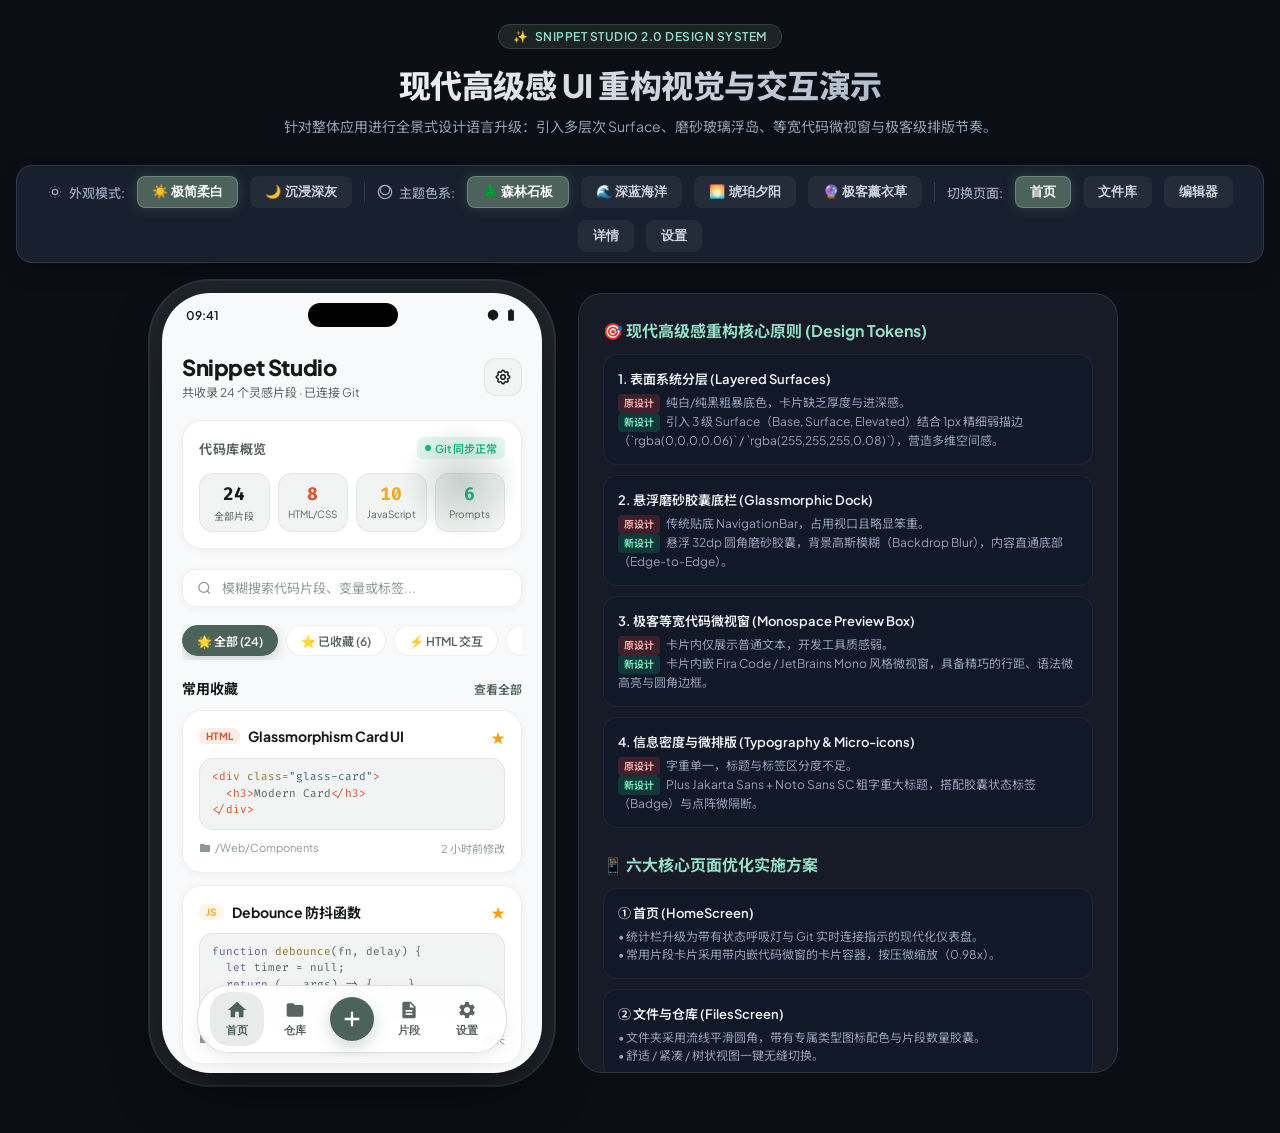
<file: docs/snippet_studio_modern_ui.html>
<!DOCTYPE html>
<html lang="zh-CN">
<head>
  <meta charset="UTF-8">
  <meta name="viewport" content="width=device-width, initial-scale=1.0">
  <title>Snippet Studio - 现代高级感 UI 重构视觉交互效果演示</title>
  <!-- Google Fonts for Modern Typography -->
  <link rel="preconnect" href="https://fonts.googleapis.com">
  <link rel="preconnect" href="https://fonts.gstatic.com" crossorigin>
  <link href="https://fonts.googleapis.com/css2?family=Fira+Code:wght@400;500;600&family=Plus+Jakarta+Sans:wght@400;500;600;700;800&family=Noto+Sans+SC:wght@400;500;600;700&display=swap" rel="stylesheet">
  <style>
    :root {
      /* Theme 1: Forest Slate (Default) */
      --primary: #4B635A;
      --primary-light: #6E887E;
      --primary-soft: rgba(75, 99, 90, 0.12);
      --primary-glow: rgba(75, 99, 90, 0.25);
      
      /* Light Mode */
      --bg-base: #F8F9FA;
      --bg-surface: #FFFFFF;
      --bg-surface-elevated: #FFFFFF;
      --bg-container: #F1F4F2;
      --border-subtle: rgba(0, 0, 0, 0.06);
      --border-strong: rgba(0, 0, 0, 0.12);
      --text-main: #141A17;
      --text-muted: #5A6560;
      --text-faint: #8C9993;
      --shadow-sm: 0 2px 8px rgba(0,0,0,0.04);
      --shadow-md: 0 8px 24px -4px rgba(20, 26, 23, 0.08), 0 2px 6px -1px rgba(20, 26, 23, 0.04);
      --shadow-lg: 0 20px 40px -8px rgba(20, 26, 23, 0.12);
      --dock-bg: rgba(255, 255, 255, 0.85);

      /* Language Tags */
      --c-html: #E44D26;
      --c-html-bg: rgba(228, 77, 38, 0.1);
      --c-js: #F5A623;
      --c-js-bg: rgba(245, 166, 35, 0.1);
      --c-md: #007ACC;
      --c-md-bg: rgba(0, 122, 204, 0.1);
      --c-prompt: #10B981;
      --c-prompt-bg: rgba(16, 185, 129, 0.1);

      --radius-sm: 8px;
      --radius-md: 14px;
      --radius-lg: 20px;
      --radius-xl: 28px;
      --radius-full: 9999px;
    }

    [data-theme="ocean"] {
      --primary: #2B6CB0;
      --primary-light: #4299E1;
      --primary-soft: rgba(43, 108, 176, 0.12);
      --primary-glow: rgba(43, 108, 176, 0.25);
    }
    [data-theme="sunset"] {
      --primary: #DD6B20;
      --primary-light: #ED8936;
      --primary-soft: rgba(221, 107, 32, 0.12);
      --primary-glow: rgba(221, 107, 32, 0.25);
    }
    [data-theme="lavender"] {
      --primary: #7058A6;
      --primary-light: #9F7AEA;
      --primary-soft: rgba(112, 88, 166, 0.12);
      --primary-glow: rgba(112, 88, 166, 0.25);
    }

    [data-mode="dark"] {
      --bg-base: #0D1110;
      --bg-surface: #151A18;
      --bg-surface-elevated: #1D2421;
      --bg-container: #222B27;
      --border-subtle: rgba(255, 255, 255, 0.07);
      --border-strong: rgba(255, 255, 255, 0.14);
      --text-main: #F2F5F3;
      --text-muted: #9BA6A1;
      --text-faint: #626F69;
      --shadow-sm: 0 2px 8px rgba(0,0,0,0.3);
      --shadow-md: 0 10px 30px rgba(0,0,0,0.4), 0 0 1px 1px rgba(255,255,255,0.06);
      --shadow-lg: 0 24px 48px rgba(0,0,0,0.6);
      --dock-bg: rgba(21, 26, 24, 0.85);
    }

    * {
      box-sizing: border-box;
      margin: 0;
      padding: 0;
      -webkit-tap-highlight-color: transparent;
    }

    body {
      font-family: 'Plus Jakarta Sans', 'Noto Sans SC', -apple-system, sans-serif;
      background: #0B0E14;
      color: #E2E8F0;
      min-height: 100vh;
      display: flex;
      flex-direction: column;
      align-items: center;
      padding: 24px 16px 60px;
    }

    /* Top Showcase Banner */
    .showcase-header {
      text-align: center;
      max-width: 900px;
      margin-bottom: 28px;
    }
    .badge-pill {
      display: inline-flex;
      align-items: center;
      gap: 6px;
      padding: 4px 14px;
      background: rgba(75, 99, 90, 0.25);
      border: 1px solid rgba(110, 136, 126, 0.3);
      border-radius: 999px;
      font-size: 12px;
      font-weight: 600;
      color: #93E0C6;
      margin-bottom: 12px;
      letter-spacing: 0.5px;
    }
    .showcase-title {
      font-size: 32px;
      font-weight: 800;
      letter-spacing: -0.5px;
      background: linear-gradient(135deg, #FFFFFF 0%, #A0AEC0 100%);
      -webkit-background-clip: text;
      -webkit-text-fill-color: transparent;
      margin-bottom: 8px;
    }
    .showcase-desc {
      font-size: 14px;
      color: #94A3B8;
      line-height: 1.6;
    }

    /* Top Control Bar */
    .controls-panel {
      display: flex;
      flex-wrap: wrap;
      align-items: center;
      justify-content: center;
      gap: 12px;
      background: rgba(30, 41, 59, 0.7);
      backdrop-filter: blur(12px);
      border: 1px solid rgba(255, 255, 255, 0.1);
      padding: 10px 18px;
      border-radius: 16px;
      margin-bottom: 30px;
      box-shadow: 0 10px 25px -5px rgba(0, 0, 0, 0.3);
    }
    .control-label {
      font-size: 13px;
      color: #94A3B8;
      font-weight: 500;
      display: flex;
      align-items: center;
      gap: 6px;
    }
    .theme-btn {
      padding: 6px 14px;
      border-radius: 8px;
      border: 1px solid transparent;
      background: rgba(255, 255, 255, 0.05);
      color: #CBD5E1;
      font-size: 13px;
      font-weight: 600;
      cursor: pointer;
      transition: all 0.2s ease;
      display: flex;
      align-items: center;
      gap: 6px;
    }
    .theme-btn:hover {
      background: rgba(255, 255, 255, 0.1);
      color: #FFFFFF;
    }
    .theme-btn.active {
      background: #4B635A;
      color: #FFFFFF;
      border-color: rgba(255, 255, 255, 0.2);
      box-shadow: 0 0 12px rgba(75, 99, 90, 0.5);
    }
    .divider-v {
      width: 1px;
      height: 20px;
      background: rgba(255, 255, 255, 0.12);
    }

    /* Main Showcase Stage */
    .stage-container {
      display: flex;
      gap: 36px;
      align-items: flex-start;
      justify-content: center;
      max-width: 1200px;
      width: 100%;
    }

    /* Phone Mockup Frame */
    .phone-wrapper {
      position: relative;
      width: 380px;
      height: 780px;
      background: #000;
      border-radius: 48px;
      box-shadow: 0 25px 60px -15px rgba(0, 0, 0, 0.7),
                  0 0 0 12px #1E242B,
                  0 0 0 14px rgba(255, 255, 255, 0.15);
      overflow: hidden;
      display: flex;
      flex-direction: column;
      flex-shrink: 0;
    }

    /* Phone Dynamic Island & Status Bar */
    .phone-status-bar {
      height: 44px;
      padding: 0 24px;
      display: flex;
      justify-content: space-between;
      align-items: center;
      font-size: 12px;
      font-weight: 600;
      color: var(--text-main);
      background: var(--bg-base);
      z-index: 100;
      transition: background 0.3s;
    }
    .dynamic-island {
      width: 90px;
      height: 24px;
      background: #000;
      border-radius: 12px;
    }

    /* Phone Screen Inner */
    .phone-screen {
      flex: 1;
      background: var(--bg-base);
      color: var(--text-main);
      overflow-y: auto;
      overflow-x: hidden;
      position: relative;
      display: flex;
      flex-direction: column;
      transition: background 0.3s, color 0.3s;
      padding-bottom: 90px; /* Space for floating dock */
    }
    .phone-screen::-webkit-scrollbar {
      display: none;
    }

    /* Screen View Container */
    .screen-view {
      display: none;
      padding: 16px 20px;
      animation: fadeIn 0.25s ease forwards;
    }
    .screen-view.active {
      display: block;
    }

    @keyframes fadeIn {
      from { opacity: 0; transform: translateY(6px); }
      to { opacity: 1; transform: translateY(0); }
    }

    /* Floating Dock / Bottom Nav */
    .floating-dock-container {
      position: absolute;
      bottom: 20px;
      left: 0;
      right: 0;
      display: flex;
      justify-content: center;
      pointer-events: none;
      z-index: 90;
    }
    .floating-dock {
      pointer-events: auto;
      display: flex;
      align-items: center;
      gap: 4px;
      padding: 6px 12px;
      background: var(--dock-bg);
      backdrop-filter: blur(20px);
      -webkit-backdrop-filter: blur(20px);
      border: 1px solid var(--border-strong);
      border-radius: 32px;
      box-shadow: var(--shadow-md);
    }
    .dock-tab {
      display: flex;
      flex-direction: column;
      align-items: center;
      gap: 3px;
      padding: 8px 16px;
      border-radius: 20px;
      font-size: 11px;
      font-weight: 600;
      color: var(--text-muted);
      cursor: pointer;
      transition: all 0.2s cubic-bezier(0.34, 1.56, 0.64, 1);
      border: none;
      background: none;
    }
    .dock-tab svg {
      width: 20px;
      height: 20px;
      transition: transform 0.2s;
    }
    .dock-tab:hover {
      color: var(--text-main);
    }
    .dock-tab.active {
      color: var(--primary);
      background: var(--primary-soft);
    }
    .dock-tab.active svg {
      transform: scale(1.1);
    }

    .fab-add {
      width: 44px;
      height: 44px;
      border-radius: 22px;
      background: var(--primary);
      color: #FFF;
      display: flex;
      align-items: center;
      justify-content: center;
      margin: 0 4px;
      box-shadow: 0 6px 16px var(--primary-glow);
      cursor: pointer;
      transition: transform 0.2s;
      border: none;
    }
    .fab-add:hover {
      transform: scale(1.06);
    }
    .fab-add:active {
      transform: scale(0.94);
    }

    /* Modern UI Components in Phone */
    /* 1. Header with greeting and avatar */
    .app-header {
      display: flex;
      justify-content: space-between;
      align-items: center;
      margin-bottom: 20px;
    }
    .app-greeting h2 {
      font-size: 22px;
      font-weight: 800;
      letter-spacing: -0.4px;
      color: var(--text-main);
    }
    .app-greeting p {
      font-size: 12px;
      color: var(--text-muted);
      margin-top: 2px;
    }
    .avatar-btn {
      width: 38px;
      height: 38px;
      border-radius: 12px;
      background: var(--bg-container);
      border: 1px solid var(--border-subtle);
      display: flex;
      align-items: center;
      justify-content: center;
      cursor: pointer;
      color: var(--text-main);
    }

    /* 2. Modern Stats Island */
    .stats-card-modern {
      background: var(--bg-surface);
      border: 1px solid var(--border-subtle);
      border-radius: var(--radius-lg);
      padding: 16px;
      box-shadow: var(--shadow-sm);
      margin-bottom: 20px;
      position: relative;
      overflow: hidden;
    }
    .stats-card-modern::before {
      content: '';
      position: absolute;
      top: 0;
      right: 0;
      width: 120px;
      height: 120px;
      background: radial-gradient(circle, var(--primary-glow) 0%, transparent 70%);
      pointer-events: none;
    }
    .stats-header {
      display: flex;
      justify-content: space-between;
      align-items: center;
      margin-bottom: 14px;
    }
    .stats-title {
      font-size: 13px;
      font-weight: 700;
      color: var(--text-muted);
      text-transform: uppercase;
      letter-spacing: 0.5px;
    }
    .stats-sync-badge {
      font-size: 11px;
      font-weight: 600;
      padding: 3px 8px;
      border-radius: 6px;
      background: rgba(16, 185, 129, 0.12);
      color: #10B981;
      display: flex;
      align-items: center;
      gap: 4px;
    }
    .stats-grid {
      display: grid;
      grid-template-columns: repeat(4, 1fr);
      gap: 8px;
    }
    .stat-item {
      text-align: center;
      padding: 8px 4px;
      background: var(--bg-container);
      border-radius: var(--radius-md);
      border: 1px solid var(--border-subtle);
    }
    .stat-value {
      font-size: 18px;
      font-weight: 800;
      color: var(--text-main);
      font-family: 'Fira Code', monospace;
    }
    .stat-name {
      font-size: 10px;
      color: var(--text-muted);
      margin-top: 2px;
    }

    /* 3. Search & Filter Bar */
    .search-modern {
      display: flex;
      align-items: center;
      gap: 10px;
      background: var(--bg-surface);
      border: 1px solid var(--border-subtle);
      border-radius: var(--radius-md);
      padding: 10px 14px;
      margin-bottom: 18px;
      box-shadow: var(--shadow-sm);
    }
    .search-modern input {
      border: none;
      background: transparent;
      outline: none;
      font-size: 13px;
      color: var(--text-main);
      width: 100%;
      font-family: inherit;
    }
    .search-modern input::placeholder {
      color: var(--text-faint);
    }

    /* 4. Filter Chips Pill Row */
    .chips-row {
      display: flex;
      gap: 8px;
      overflow-x: auto;
      padding-bottom: 4px;
      margin-bottom: 18px;
    }
    .chips-row::-webkit-scrollbar { display: none; }
    .chip {
      padding: 6px 14px;
      border-radius: 999px;
      font-size: 12px;
      font-weight: 600;
      background: var(--bg-surface);
      border: 1px solid var(--border-subtle);
      color: var(--text-muted);
      cursor: pointer;
      white-space: nowrap;
      transition: all 0.2s;
    }
    .chip.active {
      background: var(--primary);
      color: #FFFFFF;
      border-color: var(--primary);
      box-shadow: 0 4px 12px var(--primary-glow);
    }

    /* 5. Modern Snippet Card (The Core Element) */
    .section-title {
      font-size: 14px;
      font-weight: 700;
      color: var(--text-main);
      margin-bottom: 12px;
      display: flex;
      justify-content: space-between;
      align-items: center;
    }
    .section-title a {
      font-size: 12px;
      color: var(--primary);
      text-decoration: none;
      font-weight: 600;
    }

    .snippet-card-modern {
      background: var(--bg-surface);
      border: 1px solid var(--border-subtle);
      border-radius: var(--radius-lg);
      padding: 16px;
      margin-bottom: 12px;
      box-shadow: var(--shadow-sm);
      transition: all 0.2s cubic-bezier(0.4, 0, 0.2, 1);
      cursor: pointer;
      position: relative;
    }
    .snippet-card-modern:hover {
      transform: translateY(-2px);
      box-shadow: var(--shadow-md);
      border-color: var(--border-strong);
    }
    .snippet-header {
      display: flex;
      justify-content: space-between;
      align-items: flex-start;
      margin-bottom: 8px;
    }
    .snippet-title-row {
      display: flex;
      align-items: center;
      gap: 8px;
    }
    .tag-badge {
      font-size: 10px;
      font-weight: 700;
      padding: 2px 7px;
      border-radius: 6px;
      text-transform: uppercase;
      letter-spacing: 0.3px;
    }
    .tag-html { background: var(--c-html-bg); color: var(--c-html); }
    .tag-js { background: var(--c-js-bg); color: var(--c-js); }
    .tag-md { background: var(--c-md-bg); color: var(--c-md); }
    .tag-prompt { background: var(--c-prompt-bg); color: var(--c-prompt); }

    .snippet-title {
      font-size: 14px;
      font-weight: 700;
      color: var(--text-main);
    }
    .star-icon {
      color: #E2E8F0;
      transition: color 0.2s;
    }
    .star-icon.starred {
      color: #F59E0B;
    }

    /* Mini Code Window in Card */
    .snippet-code-box {
      background: var(--bg-container);
      border-radius: var(--radius-md);
      padding: 10px 12px;
      margin: 10px 0;
      font-family: 'Fira Code', monospace;
      font-size: 11px;
      line-height: 1.5;
      color: var(--text-muted);
      border: 1px solid var(--border-subtle);
      white-space: pre;
      overflow: hidden;
      text-overflow: ellipsis;
    }
    .code-hl-tag { color: #E44D26; }
    .code-hl-attr { color: #8F752C; }
    .code-hl-str { color: #3B6B78; }
    .code-hl-func { color: #7058A6; }

    .snippet-footer {
      display: flex;
      justify-content: space-between;
      align-items: center;
      font-size: 11px;
      color: var(--text-faint);
    }
    .snippet-folder {
      display: flex;
      align-items: center;
      gap: 4px;
    }

    /* Editor Screen Styles */
    .editor-toolbar {
      display: flex;
      align-items: center;
      justify-content: space-between;
      margin-bottom: 12px;
    }
    .editor-code-area {
      background: var(--bg-surface);
      border: 1px solid var(--border-subtle);
      border-radius: var(--radius-lg);
      padding: 14px;
      font-family: 'Fira Code', monospace;
      font-size: 12px;
      line-height: 1.6;
      height: 380px;
      overflow-y: auto;
      box-shadow: inset 0 2px 8px rgba(0,0,0,0.02);
    }
    .editor-line {
      display: flex;
      gap: 12px;
    }
    .line-no {
      color: var(--text-faint);
      width: 24px;
      text-align: right;
      user-select: none;
    }
    .symbol-bar {
      display: flex;
      gap: 6px;
      overflow-x: auto;
      padding: 8px 0;
      margin-top: 10px;
    }
    .symbol-btn {
      padding: 6px 12px;
      background: var(--bg-surface);
      border: 1px solid var(--border-subtle);
      border-radius: 8px;
      font-family: 'Fira Code', monospace;
      font-size: 13px;
      font-weight: 600;
      color: var(--text-main);
      cursor: pointer;
    }

    /* Files Screen View */
    .view-toggle {
      display: flex;
      background: var(--bg-container);
      border-radius: 10px;
      padding: 3px;
      gap: 4px;
    }
    .view-toggle-btn {
      padding: 5px 10px;
      border-radius: 7px;
      border: none;
      background: transparent;
      color: var(--text-muted);
      font-size: 12px;
      cursor: pointer;
    }
    .view-toggle-btn.active {
      background: var(--bg-surface);
      color: var(--text-main);
      box-shadow: var(--shadow-sm);
    }
    .tree-folder {
      padding: 10px 12px;
      background: var(--bg-surface);
      border: 1px solid var(--border-subtle);
      border-radius: var(--radius-md);
      margin-bottom: 8px;
      display: flex;
      align-items: center;
      justify-content: space-between;
      cursor: pointer;
    }

    /* Detail Screen */
    .detail-hero-card {
      background: linear-gradient(135deg, var(--primary-soft) 0%, var(--bg-surface) 100%);
      border: 1px solid var(--border-strong);
      border-radius: var(--radius-xl);
      padding: 20px;
      margin-bottom: 16px;
    }
    .action-grid {
      display: grid;
      grid-template-columns: repeat(4, 1fr);
      gap: 10px;
      margin-bottom: 16px;
    }
    .action-item {
      display: flex;
      flex-direction: column;
      align-items: center;
      gap: 6px;
      padding: 12px 6px;
      background: var(--bg-surface);
      border: 1px solid var(--border-subtle);
      border-radius: var(--radius-md);
      font-size: 11px;
      font-weight: 600;
      color: var(--text-main);
      cursor: pointer;
    }

    /* Design Specs & Comparison Sidebar */
    .specs-sidebar {
      flex: 1;
      max-width: 540px;
      background: rgba(26, 32, 44, 0.8);
      backdrop-filter: blur(16px);
      border: 1px solid rgba(255, 255, 255, 0.1);
      border-radius: 24px;
      padding: 24px;
      height: 780px;
      overflow-y: auto;
    }
    .specs-sidebar::-webkit-scrollbar {
      width: 6px;
    }
    .specs-sidebar::-webkit-scrollbar-thumb {
      background: rgba(255,255,255,0.15);
      border-radius: 3px;
    }
    .spec-section {
      margin-bottom: 24px;
    }
    .spec-section h3 {
      font-size: 16px;
      font-weight: 700;
      color: #93E0C6;
      margin-bottom: 12px;
      display: flex;
      align-items: center;
      gap: 8px;
    }
    .spec-card {
      background: rgba(15, 23, 42, 0.6);
      border: 1px solid rgba(255, 255, 255, 0.06);
      border-radius: 14px;
      padding: 14px;
      margin-bottom: 10px;
    }
    .spec-card h4 {
      font-size: 13px;
      font-weight: 600;
      color: #F1F5F9;
      margin-bottom: 6px;
    }
    .spec-card p {
      font-size: 12px;
      color: #94A3B8;
      line-height: 1.5;
    }
    .diff-tag {
      display: inline-block;
      font-size: 10px;
      font-weight: 700;
      padding: 2px 6px;
      border-radius: 4px;
      margin-right: 4px;
    }
    .diff-before { background: rgba(239, 68, 68, 0.2); color: #FCA5A5; }
    .diff-after { background: rgba(16, 185, 129, 0.2); color: #6EE7B7; }
  </style>
</head>
<body data-theme="forest" data-mode="light">

  <!-- Header Section -->
  <header class="showcase-header">
    <div class="badge-pill">
      <span>✨</span> SNIPPET STUDIO 2.0 DESIGN SYSTEM
    </div>
    <h1 class="showcase-title">现代高级感 UI 重构视觉与交互演示</h1>
    <p class="showcase-desc">针对整体应用进行全景式设计语言升级：引入多层次 Surface、磨砂玻璃浮岛、等宽代码微视窗与极客级排版节奏。</p>
  </header>

  <!-- Interactive Controls Bar -->
  <div class="controls-panel">
    <span class="control-label">
      <svg width="16" height="16" fill="none" stroke="currentColor" stroke-width="2" viewBox="0 0 24 24"><path d="M12 3v1m0 16v1m9-9h-1M4 12H3m15.364 6.364l-.707-.707M6.343 6.343l-.707-.707m12.728 0l-.707.707M6.343 17.657l-.707.707M16 12a4 4 0 11-8 0 4 4 0 018 0z"></path></svg>
      外观模式:
    </span>
    <button class="theme-btn active" id="btn-mode-light" onclick="setMode('light')">☀️ 极简柔白</button>
    <button class="theme-btn" id="btn-mode-dark" onclick="setMode('dark')">🌙 沉浸深灰</button>

    <div class="divider-v"></div>

    <span class="control-label">
      <svg width="16" height="16" fill="none" stroke="currentColor" stroke-width="2" viewBox="0 0 24 24"><circle cx="12" cy="12" r="10"></circle><path d="M12 2a7 7 0 000 14 7 7 0 000-14z"></path></svg>
      主题色系:
    </span>
    <button class="theme-btn active" id="theme-forest" onclick="setTheme('forest')">🌲 森林石板</button>
    <button class="theme-btn" id="theme-ocean" onclick="setTheme('ocean')">🌊 深蓝海洋</button>
    <button class="theme-btn" id="theme-sunset" onclick="setTheme('sunset')">🌅 琥珀夕阳</button>
    <button class="theme-btn" id="theme-lavender" onclick="setTheme('lavender')">🔮 极客薰衣草</button>

    <div class="divider-v"></div>

    <span class="control-label">切换页面:</span>
    <button class="theme-btn active" onclick="switchPage('home')">首页</button>
    <button class="theme-btn" onclick="switchPage('files')">文件库</button>
    <button class="theme-btn" onclick="switchPage('editor')">编辑器</button>
    <button class="theme-btn" onclick="switchPage('detail')">详情</button>
    <button class="theme-btn" onclick="switchPage('settings')">设置</button>
  </div>

  <!-- Stage Container (Phone + Specs) -->
  <div class="stage-container">
    
    <!-- Phone Mockup -->
    <div class="phone-wrapper">
      <!-- Status Bar -->
      <div class="phone-status-bar">
        <span>09:41</span>
        <div class="dynamic-island"></div>
        <div style="display:flex; gap:4px; align-items:center;">
          <svg width="14" height="14" fill="currentColor" viewBox="0 0 24 24"><path d="M12 3c-4.97 0-9 4.03-9 9 0 2.12.74 4.07 1.97 5.61L12 22l7.03-4.39C20.26 16.07 21 14.12 21 12c0-4.97-4.03-9-9-9z"/></svg>
          <svg width="14" height="14" fill="currentColor" viewBox="0 0 24 24"><path d="M15.67 4H14V2h-4v2H8.33C7.6 4 7 4.6 7 5.33v15.33C7 21.4 7.6 22 8.33 22h7.33c.74 0 1.34-.6 1.34-1.33V5.33C17 4.6 16.4 4 15.67 4z"/></svg>
        </div>
      </div>

      <!-- Phone Screen Viewport -->
      <div class="phone-screen">
        
        <!-- ================= PAGE 1: HOME ================= -->
        <div id="page-home" class="screen-view active">
          <!-- App Header -->
          <div class="app-header">
            <div class="app-greeting">
              <h2>Snippet Studio</h2>
              <p>共收录 24 个灵感片段 · 已连接 Git</p>
            </div>
            <div class="avatar-btn">
              <svg width="18" height="18" fill="none" stroke="currentColor" stroke-width="2" viewBox="0 0 24 24"><path d="M10.325 4.317c.426-1.756 2.924-1.756 3.35 0a1.724 1.724 0 002.573 1.066c1.543-.94 3.31.826 2.37 2.37a1.724 1.724 0 001.065 2.572c1.756.426 1.756 2.924 0 3.35a1.724 1.724 0 00-1.066 2.573c.94 1.543-.826 3.31-2.37 2.37a1.724 1.724 0 00-2.572 1.065c-.426 1.756-2.924 1.756-3.35 0a1.724 1.724 0 00-2.573-1.066c-1.543.94-3.31-.826-2.37-2.37a1.724 1.724 0 00-1.065-2.572c-1.756-.426-1.756-2.924 0-3.35a1.724 1.724 0 001.066-2.573c-.94-1.543.826-3.31 2.37-2.37.996.608 2.296.07 2.572-1.065z"/><circle cx="12" cy="12" r="3"/></svg>
            </div>
          </div>

          <!-- Modern Stats Card -->
          <div class="stats-card-modern">
            <div class="stats-header">
              <span class="stats-title">代码库概览</span>
              <span class="stats-sync-badge">
                <span style="width:6px; height:6px; border-radius:50%; background:#10B981;"></span>
                Git 同步正常
              </span>
            </div>
            <div class="stats-grid">
              <div class="stat-item">
                <div class="stat-value">24</div>
                <div class="stat-name">全部片段</div>
              </div>
              <div class="stat-item">
                <div class="stat-value" style="color:var(--c-html);">8</div>
                <div class="stat-name">HTML/CSS</div>
              </div>
              <div class="stat-item">
                <div class="stat-value" style="color:var(--c-js);">10</div>
                <div class="stat-name">JavaScript</div>
              </div>
              <div class="stat-item">
                <div class="stat-value" style="color:var(--c-prompt);">6</div>
                <div class="stat-name">Prompts</div>
              </div>
            </div>
          </div>

          <!-- Modern Search -->
          <div class="search-modern">
            <svg width="16" height="16" fill="none" stroke="currentColor" stroke-width="2" viewBox="0 0 24 24" style="color:var(--text-faint);"><circle cx="11" cy="11" r="8"></circle><line x1="21" y1="21" x2="16.65" y2="16.65"></line></svg>
            <input type="text" placeholder="模糊搜索代码片段、变量或标签...">
          </div>

          <!-- Chips Row -->
          <div class="chips-row">
            <div class="chip active">🌟 全部 (24)</div>
            <div class="chip">⭐ 已收藏 (6)</div>
            <div class="chip">⚡ HTML 交互</div>
            <div class="chip">📜 工具函数</div>
            <div class="chip">🤖 AI 提示词</div>
          </div>

          <!-- Snippet List -->
          <div class="section-title">
            <span>常用收藏</span>
            <a href="#" onclick="switchPage('files')">查看全部</a>
          </div>

          <!-- Card 1 -->
          <div class="snippet-card-modern" onclick="switchPage('detail')">
            <div class="snippet-header">
              <div class="snippet-title-row">
                <span class="tag-badge tag-html">HTML</span>
                <span class="snippet-title">Glassmorphism Card UI</span>
              </div>
              <span class="star-icon starred">★</span>
            </div>
            <div class="snippet-code-box"><span class="code-hl-tag">&lt;div</span> <span class="code-hl-attr">class=</span><span class="code-hl-str">"glass-card"</span><span class="code-hl-tag">&gt;</span>
  <span class="code-hl-tag">&lt;h3&gt;</span>Modern Card<span class="code-hl-tag">&lt;/h3&gt;</span>
<span class="code-hl-tag">&lt;/div&gt;</span></div>
            <div class="snippet-footer">
              <div class="snippet-folder">
                <svg width="12" height="12" fill="currentColor" viewBox="0 0 24 24"><path d="M10 4H4c-1.1 0-1.99.9-1.99 2L2 18c0 1.1.9 2 2 2h16c1.1 0 2-.9 2-2V8c0-1.1-.9-2-2-2h-8l-2-2z"/></svg>
                <span>/Web/Components</span>
              </div>
              <span>2 小时前修改</span>
            </div>
          </div>

          <!-- Card 2 -->
          <div class="snippet-card-modern" onclick="switchPage('detail')">
            <div class="snippet-header">
              <div class="snippet-title-row">
                <span class="tag-badge tag-js">JS</span>
                <span class="snippet-title">Debounce 防抖函数</span>
              </div>
              <span class="star-icon starred">★</span>
            </div>
            <div class="snippet-code-box"><span class="code-hl-func">function</span> <span class="code-hl-attr">debounce</span>(fn, delay) {
  <span class="code-hl-func">let</span> timer = null;
  <span class="code-hl-func">return</span> (...args) =&gt; { ... }
}</div>
            <div class="snippet-footer">
              <div class="snippet-folder">
                <svg width="12" height="12" fill="currentColor" viewBox="0 0 24 24"><path d="M10 4H4c-1.1 0-1.99.9-1.99 2L2 18c0 1.1.9 2 2 2h16c1.1 0 2-.9 2-2V8c0-1.1-.9-2-2-2h-8l-2-2z"/></svg>
                <span>/Utilities</span>
              </div>
              <span>昨天</span>
            </div>
          </div>

          <!-- Card 3 -->
          <div class="snippet-card-modern" onclick="switchPage('detail')">
            <div class="snippet-header">
              <div class="snippet-title-row">
                <span class="tag-badge tag-prompt">PROMPT</span>
                <span class="snippet-title">代码评审专家 (Code Reviewer)</span>
              </div>
              <span class="star-icon">☆</span>
            </div>
            <div class="snippet-code-box">你是一位资深资深架构师。请评估以下代码的复杂度：
{{code_input}} 并指出 3 点性能瓶颈。</div>
            <div class="snippet-footer">
              <div class="snippet-folder">
                <svg width="12" height="12" fill="currentColor" viewBox="0 0 24 24"><path d="M10 4H4c-1.1 0-1.99.9-1.99 2L2 18c0 1.1.9 2 2 2h16c1.1 0 2-.9 2-2V8c0-1.1-.9-2-2-2h-8l-2-2z"/></svg>
                <span>/AI-Prompts</span>
              </div>
              <span>3 天前</span>
            </div>
          </div>
        </div>

        <!-- ================= PAGE 2: FILES ================= -->
        <div id="page-files" class="screen-view">
          <div class="app-header">
            <div class="app-greeting">
              <h2>代码库与目录</h2>
              <p>Git: main · 保持同步</p>
            </div>
            <div class="view-toggle">
              <button class="view-toggle-btn active">舒适</button>
              <button class="view-toggle-btn">紧凑</button>
              <button class="view-toggle-btn">树状</button>
            </div>
          </div>

          <!-- Folder Tree Items -->
          <div class="tree-folder">
            <div style="display:flex; align-items:center; gap:10px;">
              <svg width="18" height="18" fill="var(--primary)" viewBox="0 0 24 24"><path d="M10 4H4c-1.1 0-1.99.9-1.99 2L2 18c0 1.1.9 2 2 2h16c1.1 0 2-.9 2-2V8c0-1.1-.9-2-2-2h-8l-2-2z"/></svg>
              <div>
                <div style="font-size:13px; font-weight:700; color:var(--text-main);">/Web Components</div>
                <div style="font-size:11px; color:var(--text-muted);">8 个片段 · HTML / CSS</div>
              </div>
            </div>
            <svg width="16" height="16" fill="currentColor" viewBox="0 0 24 24" style="color:var(--text-faint);"><path d="M8.59 16.59L13.17 12 8.59 7.41 10 6l6 6-6 6-1.41-1.41z"/></svg>
          </div>

          <div class="tree-folder">
            <div style="display:flex; align-items:center; gap:10px;">
              <svg width="18" height="18" fill="var(--c-js)" viewBox="0 0 24 24"><path d="M10 4H4c-1.1 0-1.99.9-1.99 2L2 18c0 1.1.9 2 2 2h16c1.1 0 2-.9 2-2V8c0-1.1-.9-2-2-2h-8l-2-2z"/></svg>
              <div>
                <div style="font-size:13px; font-weight:700; color:var(--text-main);">/Utilities & Algorithms</div>
                <div style="font-size:11px; color:var(--text-muted);">10 个片段 · JavaScript</div>
              </div>
            </div>
            <svg width="16" height="16" fill="currentColor" viewBox="0 0 24 24" style="color:var(--text-faint);"><path d="M8.59 16.59L13.17 12 8.59 7.41 10 6l6 6-6 6-1.41-1.41z"/></svg>
          </div>

          <div class="tree-folder">
            <div style="display:flex; align-items:center; gap:10px;">
              <svg width="18" height="18" fill="var(--c-prompt)" viewBox="0 0 24 24"><path d="M10 4H4c-1.1 0-1.99.9-1.99 2L2 18c0 1.1.9 2 2 2h16c1.1 0 2-.9 2-2V8c0-1.1-.9-2-2-2h-8l-2-2z"/></svg>
              <div>
                <div style="font-size:13px; font-weight:700; color:var(--text-main);">/AI-Prompts</div>
                <div style="font-size:11px; color:var(--text-muted);">6 个片段 · Markdown / Prompt</div>
              </div>
            </div>
            <svg width="16" height="16" fill="currentColor" viewBox="0 0 24 24" style="color:var(--text-faint);"><path d="M8.59 16.59L13.17 12 8.59 7.41 10 6l6 6-6 6-1.41-1.41z"/></svg>
          </div>

          <!-- Bottom Actions -->
          <div style="margin-top:20px; display:flex; gap:10px;">
            <button class="action-item" style="flex:1;">
              <svg width="18" height="18" fill="none" stroke="currentColor" stroke-width="2" viewBox="0 0 24 24"><path d="M12 4v16m8-8H4"/></svg>
              <span>新建文件夹</span>
            </button>
            <button class="action-item" style="flex:1;">
              <svg width="18" height="18" fill="none" stroke="currentColor" stroke-width="2" viewBox="0 0 24 24"><path d="M4 16v1a3 3 0 003 3h10a3 3 0 003-3v-1m-4-8l-4-4m0 0L8 8m4-4v12"/></svg>
              <span>导入 Git 仓库</span>
            </button>
          </div>
        </div>

        <!-- ================= PAGE 3: EDITOR ================= -->
        <div id="page-editor" class="screen-view">
          <div class="editor-toolbar">
            <div style="display:flex; align-items:center; gap:8px;">
              <span class="tag-badge tag-js">JS</span>
              <span style="font-size:14px; font-weight:700; color:var(--text-main);">debounce.js</span>
            </div>
            <div style="display:flex; gap:8px;">
              <button style="padding:6px 12px; border-radius:8px; background:var(--primary); color:#FFF; border:none; font-size:12px; font-weight:600; cursor:pointer;">▶ 运行</button>
              <button style="padding:6px 10px; border-radius:8px; background:var(--bg-container); border:1px solid var(--border-subtle); color:var(--text-main); font-size:12px; cursor:pointer;">保存</button>
            </div>
          </div>

          <!-- Modern Code Editor -->
          <div class="editor-code-area">
            <div class="editor-line"><span class="line-no">1</span><span><span class="code-hl-func">import</span> { useEffect, useRef } <span class="code-hl-func">from</span> <span class="code-hl-str">'react'</span>;</span></div>
            <div class="editor-line"><span class="line-no">2</span><span></span></div>
            <div class="editor-line"><span class="line-no">3</span><span><span class="code-hl-func">export function</span> <span class="code-hl-attr">useDebounce</span>(fn, delay) {</span></div>
            <div class="editor-line"><span class="line-no">4</span><span>  <span class="code-hl-func">const</span> ref = <span class="code-hl-attr">useRef</span>(fn);</span></div>
            <div class="editor-line"><span class="line-no">5</span><span>  <span class="code-hl-attr">useEffect</span>(() =&gt; {</span></div>
            <div class="editor-line"><span class="line-no">6</span><span>    ref.current = fn;</span></div>
            <div class="editor-line"><span class="line-no">7</span><span>  }, [fn]);</span></div>
            <div class="editor-line"><span class="line-no">8</span><span></span></div>
            <div class="editor-line"><span class="line-no">9</span><span>  <span class="code-hl-func">return</span> (...args) =&gt; {</span></div>
            <div class="editor-line"><span class="line-no">10</span><span>    <span class="code-hl-attr">clearTimeout</span>(ref.timer);</span></div>
            <div class="editor-line"><span class="line-no">11</span><span>    ref.timer = <span class="code-hl-attr">setTimeout</span>(() =&gt; {</span></div>
            <div class="editor-line"><span class="line-no">12</span><span>      ref.current(...args);</span></div>
            <div class="editor-line"><span class="line-no">13</span><span>    }, delay);</span></div>
            <div class="editor-line"><span class="line-no">14</span><span>  };</span></div>
            <div class="editor-line"><span class="line-no">15</span><span>}</span></div>
          </div>

          <!-- Symbol Bar -->
          <div class="symbol-bar">
            <button class="symbol-btn">{ }</button>
            <button class="symbol-btn">( )</button>
            <button class="symbol-btn">[ ]</button>
            <button class="symbol-btn">=&gt;</button>
            <button class="symbol-btn">;</button>
            <button class="symbol-btn">&quot;&quot;</button>
            <button class="symbol-btn">===</button>
          </div>
        </div>

        <!-- ================= PAGE 4: DETAIL ================= -->
        <div id="page-detail" class="screen-view">
          <div class="detail-hero-card">
            <div style="display:flex; justify-content:space-between; align-items:flex-start; margin-bottom:12px;">
              <span class="tag-badge tag-html" style="font-size:12px; padding:4px 10px;">HTML & CSS</span>
              <span style="font-size:12px; color:var(--text-muted);">v1.2 · 2.4 KB</span>
            </div>
            <h2 style="font-size:18px; font-weight:800; color:var(--text-main); margin-bottom:6px;">Glassmorphism Card UI</h2>
            <p style="font-size:12px; color:var(--text-muted); line-height:1.5;">现代毛玻璃质感卡片组件，支持多层阴影、边缘微光高斯模糊。</p>
          </div>

          <!-- Action Grid -->
          <div class="action-grid">
            <div class="action-item" onclick="switchPage('editor')">
              <svg width="18" height="18" fill="none" stroke="currentColor" stroke-width="2" viewBox="0 0 24 24"><path d="M11 5H6a2 2 0 00-2 2v11a2 2 0 002 2h11a2 2 0 002-2v-5m-1.414-9.414a2 2 0 112.828 2.828L11.828 15H9v-2.828l8.586-8.586z"/></svg>
              <span>编辑代码</span>
            </div>
            <div class="action-item">
              <svg width="18" height="18" fill="none" stroke="currentColor" stroke-width="2" viewBox="0 0 24 24"><path d="M14.752 11.168l-3.197-2.132A1 1 0 0010 9.87v4.263a1 1 0 001.555.832l3.197-2.132a1 1 0 000-1.664z"/><path d="M21 12a9 9 0 11-18 0 9 9 0 0118 0z"/></svg>
              <span>实时运行</span>
            </div>
            <div class="action-item">
              <svg width="18" height="18" fill="none" stroke="currentColor" stroke-width="2" viewBox="0 0 24 24"><path d="M8 5H6a2 2 0 00-2 2v12a2 2 0 002 2h10a2 2 0 002-2v-1M8 5a2 2 0 002 2h2a2 2 0 002-2M8 5a2 2 0 012-2h2a2 2 0 012 2m0 0h2a2 2 0 012 2v3m2 4H10m0 0l3-3m-3 3l3 3"/></svg>
              <span>一键复制</span>
            </div>
            <div class="action-item">
              <svg width="18" height="18" fill="none" stroke="currentColor" stroke-width="2" viewBox="0 0 24 24"><path d="M8.684 13.342C8.886 12.938 9 12.482 9 12c0-.482-.114-.938-.316-1.342m0 2.684a3 3 0 110-2.684m0 2.684l6.632 3.316m-6.632-6l6.632-3.316m0 0a3 3 0 105.367-2.684 3 3 0 00-5.367 2.684zm0 9.316a3 3 0 105.368 2.684 3 3 0 00-5.368-2.684z"/></svg>
              <span>导出分享</span>
            </div>
          </div>

          <!-- Code View -->
          <div class="snippet-card-modern">
            <div style="font-size:12px; font-weight:700; color:var(--text-muted); margin-bottom:8px;">代码预览</div>
            <div class="snippet-code-box" style="margin:0;"><span class="code-hl-tag">&lt;div</span> <span class="code-hl-attr">class=</span><span class="code-hl-str">"backdrop-blur"</span><span class="code-hl-tag">&gt;</span>
  <span class="code-hl-tag">&lt;h1&gt;</span>Hello Dynamic Island<span class="code-hl-tag">&lt;/h1&gt;</span>
<span class="code-hl-tag">&lt;/div&gt;</span></div>
          </div>
        </div>

        <!-- ================= PAGE 5: SETTINGS ================= -->
        <div id="page-settings" class="screen-view">
          <div class="app-header">
            <div class="app-greeting">
              <h2>系统与偏好设置</h2>
              <p>版本 1.1.0 · Sora-Editor 原生引擎</p>
            </div>
          </div>

          <!-- Setting Groups -->
          <div class="snippet-card-modern">
            <div style="font-size:12px; font-weight:700; color:var(--primary); margin-bottom:12px; text-transform:uppercase;">Git 同步与备份</div>
            <div style="display:flex; justify-content:space-between; align-items:center; padding:8px 0; border-bottom:1px solid var(--border-subtle);">
              <div>
                <div style="font-size:13px; font-weight:600; color:var(--text-main);">远程仓库</div>
                <div style="font-size:11px; color:var(--text-muted);">github.com/echeao/snippets</div>
              </div>
              <span style="font-size:12px; color:var(--primary); font-weight:600; cursor:pointer;">配置</span>
            </div>
            <div style="display:flex; justify-content:space-between; align-items:center; padding:8px 0;">
              <div>
                <div style="font-size:13px; font-weight:600; color:var(--text-main);">自动 Pull / Push</div>
                <div style="font-size:11px; color:var(--text-muted);">启动时自动拉取最新变更</div>
              </div>
              <span style="font-size:12px; color:#10B981; font-weight:600;">已开启</span>
            </div>
          </div>

          <div class="snippet-card-modern">
            <div style="font-size:12px; font-weight:700; color:var(--primary); margin-bottom:12px; text-transform:uppercase;">编辑器偏好</div>
            <div style="display:flex; justify-content:space-between; align-items:center; padding:8px 0; border-bottom:1px solid var(--border-subtle);">
              <div>
                <div style="font-size:13px; font-weight:600; color:var(--text-main);">字体大小 (Font Size)</div>
                <div style="font-size:11px; color:var(--text-muted);">14 sp · Fira Code</div>
              </div>
              <span style="font-size:12px; color:var(--text-muted);">14 sp</span>
            </div>
            <div style="display:flex; justify-content:space-between; align-items:center; padding:8px 0;">
              <div>
                <div style="font-size:13px; font-weight:600; color:var(--text-main);">自动换行 (Word Wrap)</div>
                <div style="font-size:11px; color:var(--text-muted);">根据屏幕宽度折行</div>
              </div>
              <span style="font-size:12px; color:var(--primary); font-weight:600;">开启</span>
            </div>
          </div>
        </div>

      </div>

      <!-- Floating Dock Bottom Bar -->
      <div class="floating-dock-container">
        <div class="floating-dock">
          <button class="dock-tab active" id="dock-home" onclick="switchPage('home')">
            <svg fill="currentColor" viewBox="0 0 24 24"><path d="M10 20v-6h4v6h5v-8h3L12 3 2 12h3v8z"/></svg>
            <span>首页</span>
          </button>
          <button class="dock-tab" id="dock-files" onclick="switchPage('files')">
            <svg fill="currentColor" viewBox="0 0 24 24"><path d="M10 4H4c-1.1 0-1.99.9-1.99 2L2 18c0 1.1.9 2 2 2h16c1.1 0 2-.9 2-2V8c0-1.1-.9-2-2-2h-8l-2-2z"/></svg>
            <span>仓库</span>
          </button>
          
          <button class="fab-add" onclick="switchPage('editor')">
            <svg width="22" height="22" fill="none" stroke="currentColor" stroke-width="2.5" viewBox="0 0 24 24"><path d="M12 4v16m8-8H4"/></svg>
          </button>

          <button class="dock-tab" id="dock-detail" onclick="switchPage('detail')">
            <svg fill="currentColor" viewBox="0 0 24 24"><path d="M14 2H6c-1.1 0-1.99.9-1.99 2L4 20c0 1.1.89 2 1.99 2H18c1.1 0 2-.9 2-2V8l-6-6zm2 16H8v-2h8v2zm0-4H8v-2h8v2zm-3-5V3.5L18.5 9H13z"/></svg>
            <span>片段</span>
          </button>
          <button class="dock-tab" id="dock-settings" onclick="switchPage('settings')">
            <svg fill="currentColor" viewBox="0 0 24 24"><path d="M19.14 12.94c.04-.3.06-.61.06-.94 0-.32-.02-.64-.07-.94l2.03-1.58c.18-.14.23-.41.12-.61l-1.92-3.32c-.12-.22-.37-.29-.59-.22l-2.39.96c-.5-.38-1.03-.7-1.62-.94l-.36-2.54c-.04-.24-.24-.41-.48-.41h-3.84c-.24 0-.43.17-.47.41l-.36 2.54c-.59.24-1.13.57-1.62.94l-2.39-.96c-.22-.08-.47 0-.59.22L2.74 8.87c-.12.21-.08.47.12.61l2.03 1.58c-.05.3-.09.63-.09.94s.02.64.07.94l-2.03 1.58c-.18.14-.23.41-.12.61l1.92 3.32c.12.22.37.29.59.22l2.39-.96c.5.38 1.03.7 1.62.94l.36 2.54c.05.24.24.41.48.41h3.84c.24 0 .44-.17.47-.41l.36-2.54c.59-.24 1.13-.56 1.62-.94l2.39.96c.22.08.47 0 .59-.22l1.92-3.32c.12-.22.07-.47-.12-.61l-2.01-1.58zM12 15.6c-1.98 0-3.6-1.62-3.6-3.6s1.62-3.6 3.6-3.6 3.6 1.62 3.6 3.6-1.62 3.6-3.6 3.6z"/></svg>
            <span>设置</span>
          </button>
        </div>
      </div>
    </div>

    <!-- Right Specs & Design System Breakdown -->
    <div class="specs-sidebar">
      
      <div class="spec-section">
        <h3>🎯 现代高级感重构核心原则 (Design Tokens)</h3>
        
        <div class="spec-card">
          <h4>1. 表面系统分层 (Layered Surfaces)</h4>
          <p><span class="diff-tag diff-before">原设计</span> 纯白/纯黑粗暴底色，卡片缺乏厚度与进深感。<br>
             <span class="diff-tag diff-after">新设计</span> 引入 3 级 Surface（Base, Surface, Elevated）结合 1px 精细弱描边（`rgba(0,0,0,0.06)` / `rgba(255,255,255,0.08)`），营造多维空间感。</p>
        </div>

        <div class="spec-card">
          <h4>2. 悬浮磨砂胶囊底栏 (Glassmorphic Dock)</h4>
          <p><span class="diff-tag diff-before">原设计</span> 传统贴底 NavigationBar，占用视口且略显笨重。<br>
             <span class="diff-tag diff-after">新设计</span> 悬浮 32dp 圆角磨砂胶囊，背景高斯模糊（Backdrop Blur），内容直通底部（Edge-to-Edge）。</p>
        </div>

        <div class="spec-card">
          <h4>3. 极客等宽代码微视窗 (Monospace Preview Box)</h4>
          <p><span class="diff-tag diff-before">原设计</span> 卡片内仅展示普通文本，开发工具质感弱。<br>
             <span class="diff-tag diff-after">新设计</span> 卡片内嵌 Fira Code / JetBrains Mono 风格微视窗，具备精巧的行距、语法微高亮与圆角边框。</p>
        </div>

        <div class="spec-card">
          <h4>4. 信息密度与微排版 (Typography & Micro-icons)</h4>
          <p><span class="diff-tag diff-before">原设计</span> 字重单一，标题与标签区分度不足。<br>
             <span class="diff-tag diff-after">新设计</span> Plus Jakarta Sans + Noto Sans SC 粗字重大标题，搭配胶囊状态标签（Badge）与点阵微隔断。</p>
        </div>
      </div>

      <div class="spec-section">
        <h3>📱 六大核心页面优化实施方案</h3>
        
        <div class="spec-card">
          <h4>① 首页 (HomeScreen)</h4>
          <p>• 统计栏升级为带有状态呼吸灯与 Git 实时连接指示的现代化仪表盘。<br>
             • 常用片段卡片采用带内嵌代码微窗的卡片容器，按压微缩放（0.98x）。</p>
        </div>

        <div class="spec-card">
          <h4>② 文件与仓库 (FilesScreen)</h4>
          <p>• 文件夹采用流线平滑圆角，带有专属类型图标配色与片段数量胶囊。<br>
             • 舒适 / 紧凑 / 树状视图一键无缝切换。</p>
        </div>

        <div class="spec-card">
          <h4>③ 编辑器 (EditorScreen)</h4>
          <p>• Sora-Editor 原生全屏沉浸式代码画布，配有顶部操作轻量条。<br>
             • 底部提供常用编程符号辅助条（Symbol Bar）与变量快速填充抽屉。</p>
        </div>

        <div class="spec-card">
          <h4>④ 代码详情 (DetailScreen)</h4>
          <p>• 渐变微光 Hero Card 呈现语言类型、代码行数与文件大小。<br>
             • 4 列 Action Grid（运行、编辑、复制、分享）一触即发。</p>
        </div>

        <div class="spec-card">
          <h4>⑤ 设置与管理 (SettingsScreen)</h4>
          <p>• 分组式卡片设计（Git 同步、编辑器偏好、主题调色板、数据备份）。<br>
             • 实时主题预览盒子，切换即时生效。</p>
        </div>

      </div>

    </div>

  </div>

  <script>
    function setMode(mode) {
      document.body.setAttribute('data-mode', mode);
      document.getElementById('btn-mode-light').classList.toggle('active', mode === 'light');
      document.getElementById('btn-mode-dark').classList.toggle('active', mode === 'dark');
    }

    function setTheme(theme) {
      document.body.setAttribute('data-theme', theme);
      const themes = ['forest', 'ocean', 'sunset', 'lavender'];
      themes.forEach(t => {
        const btn = document.getElementById('theme-' + t);
        if (btn) btn.classList.toggle('active', t === theme);
      });
    }

    function switchPage(pageId) {
      document.querySelectorAll('.screen-view').forEach(el => el.classList.remove('active'));
      const targetPage = document.getElementById('page-' + pageId);
      if (targetPage) targetPage.classList.add('active');

      document.querySelectorAll('.dock-tab').forEach(el => el.classList.remove('active'));
      const activeDock = document.getElementById('dock-' + pageId);
      if (activeDock) activeDock.classList.add('active');
    }
  </script>
</body>
</html>
</file>
